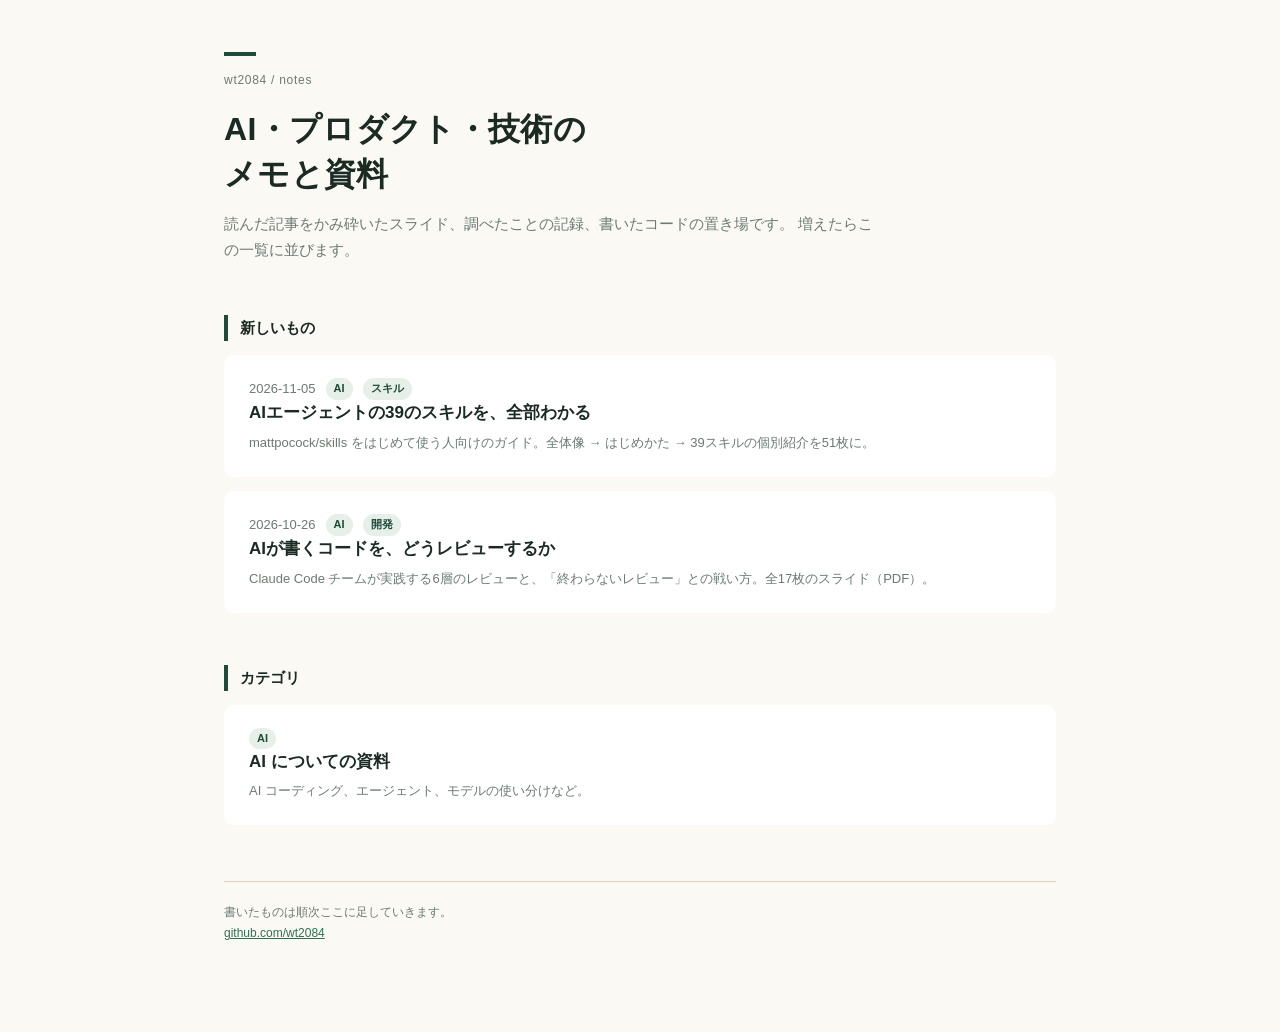
<file: index.html>
<!DOCTYPE html>
<html lang="ja">
<head>
<meta charset="utf-8">
<meta name="viewport" content="width=device-width, initial-scale=1">
<title>wt2084 — AI・プロダクト・技術のメモ</title>
<meta name="description" content="AI・プロダクトマネジメント・ソフトウェア技術について調べたこと、まとめたスライド、書いたコードの記録。">
<link rel="stylesheet" href="/assets/site.css">

<meta property="og:type" content="website">
<meta property="og:site_name" content="wt2084">
<meta property="og:title" content="wt2084 — AI・プロダクト・技術のメモ">
<meta property="og:description" content="AI・プロダクトマネジメント・技術について調べたこと、まとめたスライド、書いたコードの記録。">
<meta property="og:url" content="https://wt2084.github.io/">
<meta property="og:image" content="https://wt2084.github.io/ogp.png">
<meta name="twitter:card" content="summary_large_image">
<meta name="twitter:title" content="wt2084 — AI・プロダクト・技術のメモ">
<meta name="twitter:description" content="AI・プロダクトマネジメント・技術について調べたこと、まとめたスライド、書いたコードの記録。">
<meta name="twitter:image" content="https://wt2084.github.io/ogp.png">
</head>
<body>
<div class="wrap">

  <div class="bar"></div>
  <p class="kicker">wt2084  /  notes</p>

  <h1>AI・プロダクト・技術の<br>メモと資料</h1>

  <p class="lead">
    読んだ記事をかみ砕いたスライド、調べたことの記録、書いたコードの置き場です。
    増えたらこの一覧に並びます。
  </p>

  <h2>新しいもの</h2>
  <ul class="list">

    <li>
      <a class="item" href="/ai/mattpocock-skills-2026-11/">
        <p class="meta"><span>2026-11-05</span><span class="tag">AI</span><span class="tag">スキル</span></p>
        <h3>AIエージェントの39のスキルを、全部わかる</h3>
        <p>mattpocock/skills をはじめて使う人向けのガイド。全体像 → はじめかた → 39スキルの個別紹介を51枚に。</p>
      </a>
    </li>

    <li>
      <a class="item" href="/ai/code-review-2026-10/">
        <p class="meta"><span>2026-10-26</span><span class="tag">AI</span><span class="tag">開発</span></p>
        <h3>AIが書くコードを、どうレビューするか</h3>
        <p>Claude Code チームが実践する6層のレビューと、「終わらないレビュー」との戦い方。全17枚のスライド（PDF）。</p>
      </a>
    </li>

  </ul>

  <h2>カテゴリ</h2>
  <ul class="list">
    <li>
      <a class="item" href="/ai/">
        <p class="meta"><span class="tag">AI</span></p>
        <h3>AI についての資料</h3>
        <p>AI コーディング、エージェント、モデルの使い分けなど。</p>
      </a>
    </li>
  </ul>

  <footer>
    書いたものは順次ここに足していきます。<br>
    <a href="https://github.com/wt2084">github.com/wt2084</a>
  </footer>

</div>
</body>
</html>
</file>
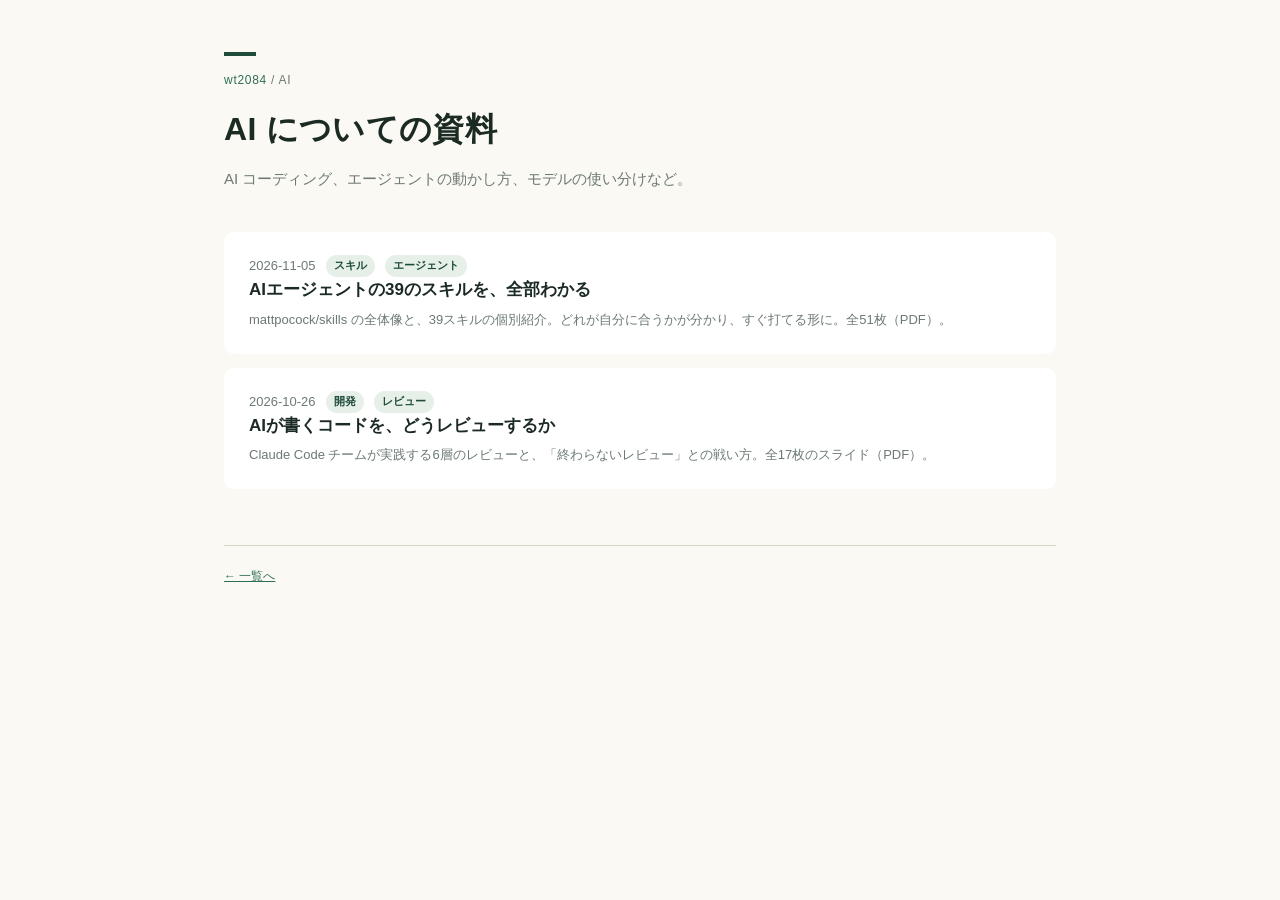
<file: ai/index.html>
<!DOCTYPE html>
<html lang="ja">
<head>
<meta charset="utf-8">
<meta name="viewport" content="width=device-width, initial-scale=1">
<title>AI についての資料 — wt2084</title>
<meta name="description" content="AI コーディング、エージェント、モデルの使い分けについてまとめた資料と記事。">
<link rel="stylesheet" href="/assets/site.css">

<meta property="og:type" content="website">
<meta property="og:site_name" content="wt2084">
<meta property="og:title" content="AI についての資料 — wt2084">
<meta property="og:description" content="AI コーディング、エージェント、モデルの使い分けについてまとめた資料と記事。">
<meta property="og:url" content="https://wt2084.github.io/ai/">
<meta property="og:image" content="https://wt2084.github.io/ogp.png">
<meta name="twitter:card" content="summary_large_image">
<meta name="twitter:image" content="https://wt2084.github.io/ogp.png">
</head>
<body>
<div class="wrap">

  <div class="bar"></div>
  <p class="kicker"><a href="/" style="text-decoration:none">wt2084</a>  /  AI</p>

  <h1>AI についての資料</h1>

  <p class="lead">
    AI コーディング、エージェントの動かし方、モデルの使い分けなど。
  </p>

  <ul class="list">
    <li>
      <a class="item" href="/ai/mattpocock-skills-2026-11/">
        <p class="meta"><span>2026-11-05</span><span class="tag">スキル</span><span class="tag">エージェント</span></p>
        <h3>AIエージェントの39のスキルを、全部わかる</h3>
        <p>mattpocock/skills の全体像と、39スキルの個別紹介。どれが自分に合うかが分かり、すぐ打てる形に。全51枚（PDF）。</p>
      </a>
    </li>
    <li>
      <a class="item" href="/ai/code-review-2026-10/">
        <p class="meta"><span>2026-10-26</span><span class="tag">開発</span><span class="tag">レビュー</span></p>
        <h3>AIが書くコードを、どうレビューするか</h3>
        <p>Claude Code チームが実践する6層のレビューと、「終わらないレビュー」との戦い方。全17枚のスライド（PDF）。</p>
      </a>
    </li>
  </ul>

  <footer>
    <a href="/">← 一覧へ</a>
  </footer>

</div>
</body>
</html>
</file>
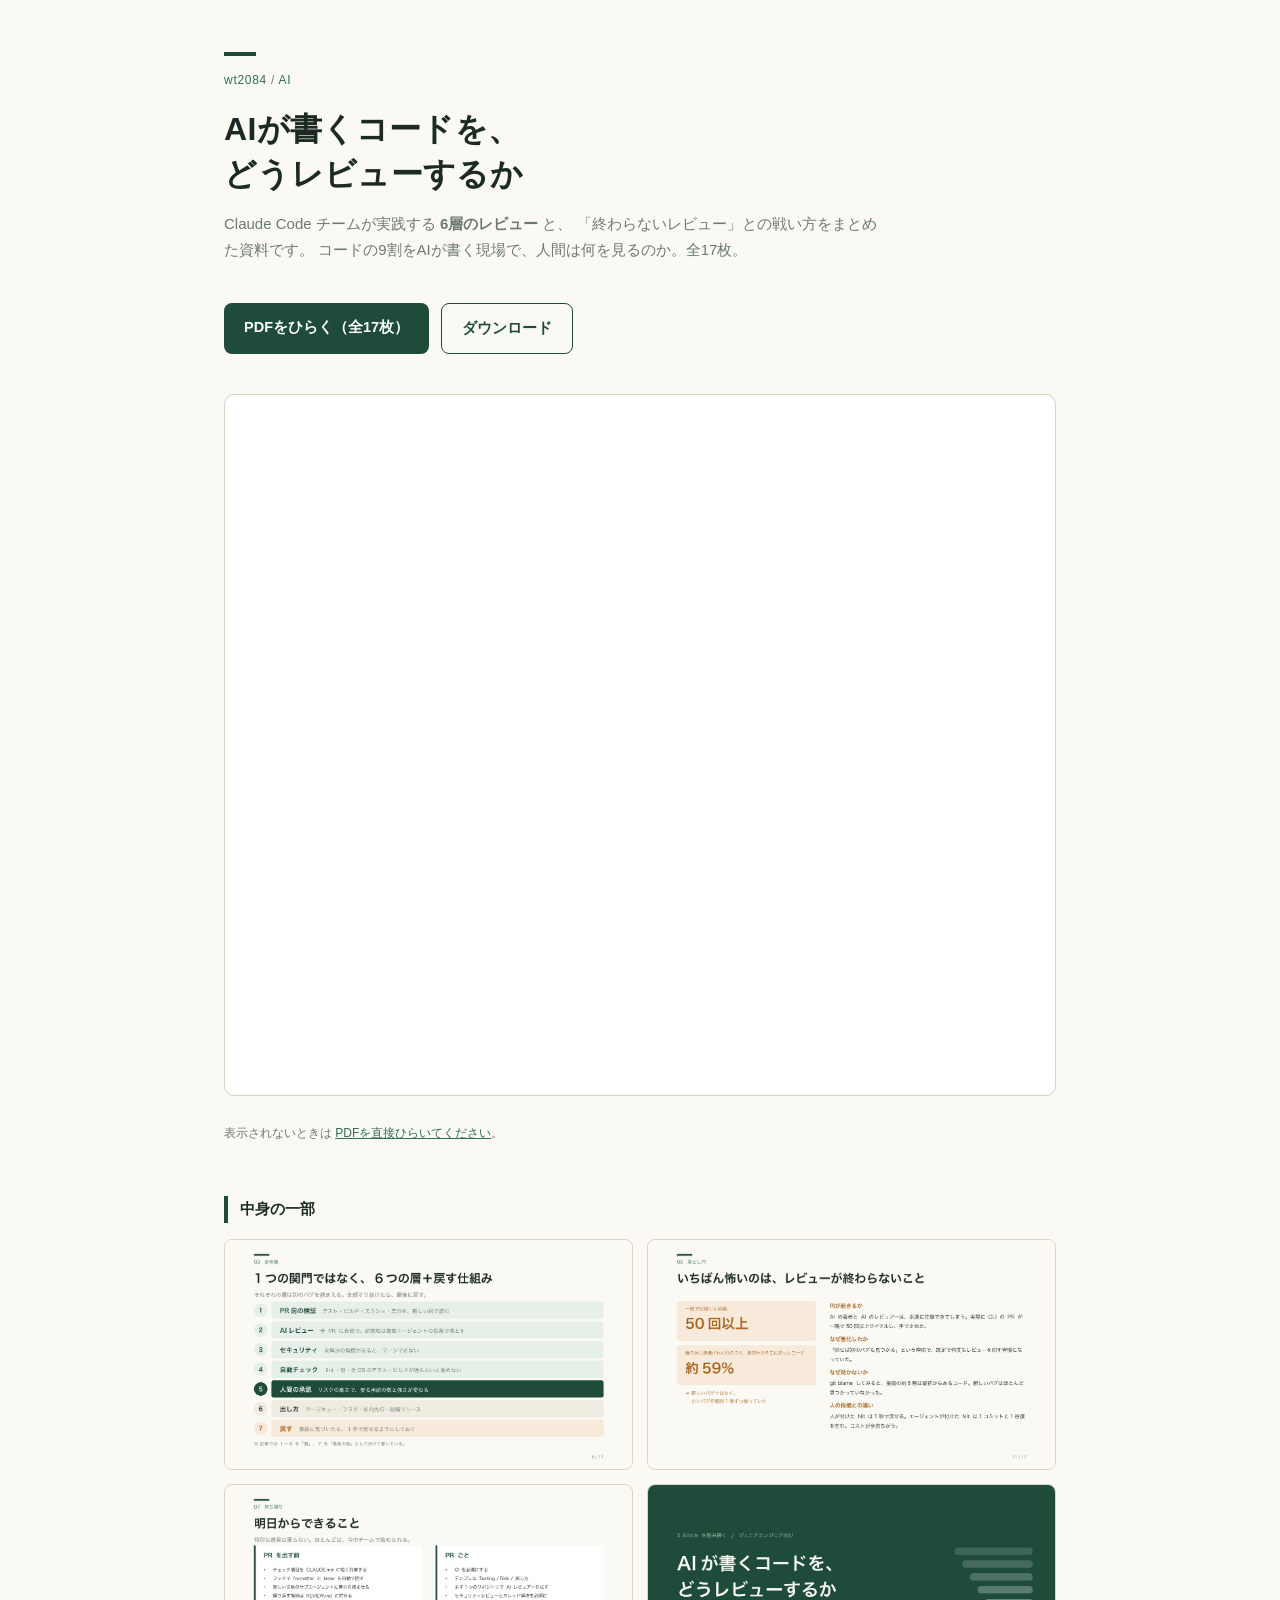
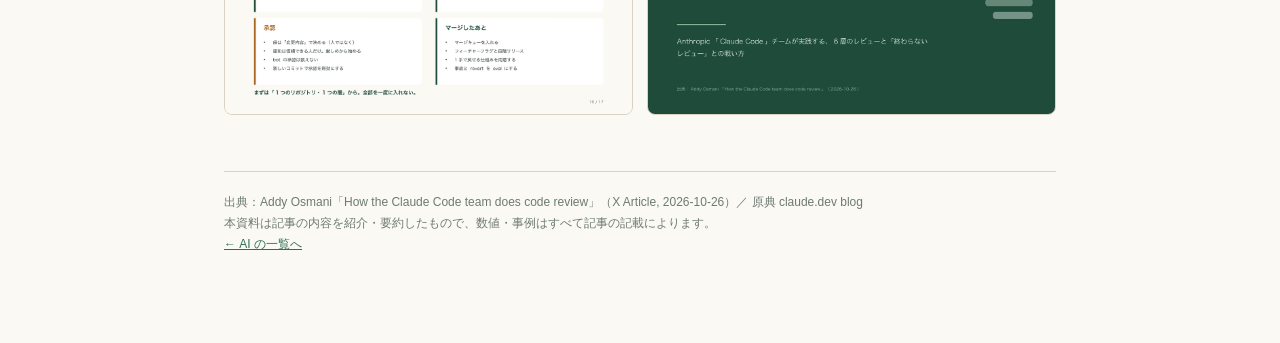
<file: ai/code-review-2026-10/index.html>
<!DOCTYPE html>
<html lang="ja">
<head>
<meta charset="utf-8">
<meta name="viewport" content="width=device-width, initial-scale=1">
<title>AIが書くコードを、どうレビューするか — wt2084</title>
<meta name="description" content="Claude Code チームが実践する6層のレビューと「終わらないレビュー」との戦い方を、ジュニア向けに17枚へまとめた資料です。">
<link rel="stylesheet" href="/assets/site.css">

<meta property="og:type" content="article">
<meta property="og:site_name" content="wt2084">
<meta property="og:title" content="AIが書くコードを、どうレビューするか">
<meta property="og:description" content="Claude Code チームの6層レビューと「終わらないレビュー」との戦い方を、ジュニア向けに17枚へ。">
<meta property="og:url" content="https://wt2084.github.io/ai/code-review-2026-10/">
<meta property="og:image" content="https://wt2084.github.io/ai/code-review-2026-10/ogp.png">
<meta name="twitter:card" content="summary_large_image">
<meta name="twitter:title" content="AIが書くコードを、どうレビューするか">
<meta name="twitter:description" content="Claude Code チームの6層レビューと「終わらないレビュー」との戦い方を、ジュニア向けに17枚へ。">
<meta name="twitter:image" content="https://wt2084.github.io/ai/code-review-2026-10/ogp.png">
</head>
<body>
<div class="wrap">

  <div class="bar"></div>
  <p class="kicker"><a href="/" style="text-decoration:none">wt2084</a>  /  <a href="/ai/" style="text-decoration:none">AI</a></p>

  <h1>AIが書くコードを、<br>どうレビューするか</h1>

  <p class="lead">
    Claude Code チームが実践する <strong>6層のレビュー</strong> と、
    「終わらないレビュー」との戦い方をまとめた資料です。
    コードの9割をAIが書く現場で、人間は何を見るのか。全17枚。
  </p>

  <div class="actions">
    <a class="btn" href="deck.pdf">PDFをひらく（全17枚）</a>
    <a class="btn ghost" href="deck.pdf" download>ダウンロード</a>
  </div>

  <iframe class="frame" src="deck.pdf#view=FitH" title="スライド資料（PDF）"></iframe>
  <p class="note">表示されないときは <a href="deck.pdf">PDFを直接ひらいてください</a>。</p>

  <h2>中身の一部</h2>
  <div class="shots">
    <img src="shot-layers.png" alt="6つの層と戻す仕組みのスライド" loading="lazy">
    <img src="shot-review.png" alt="レビューが終わらない問題のスライド" loading="lazy">
    <img src="shot-checklist.png" alt="明日からできることのスライド" loading="lazy">
    <img src="cover.png" alt="表紙のスライド" loading="lazy">
  </div>

  <footer>
    出典：Addy Osmani「How the Claude Code team does code review」（X Article, 2026-10-26）／ 原典 claude.dev blog<br>
    本資料は記事の内容を紹介・要約したもので、数値・事例はすべて記事の記載によります。<br>
    <a href="/ai/">← AI の一覧へ</a>
  </footer>

</div>
</body>
</html>
</file>
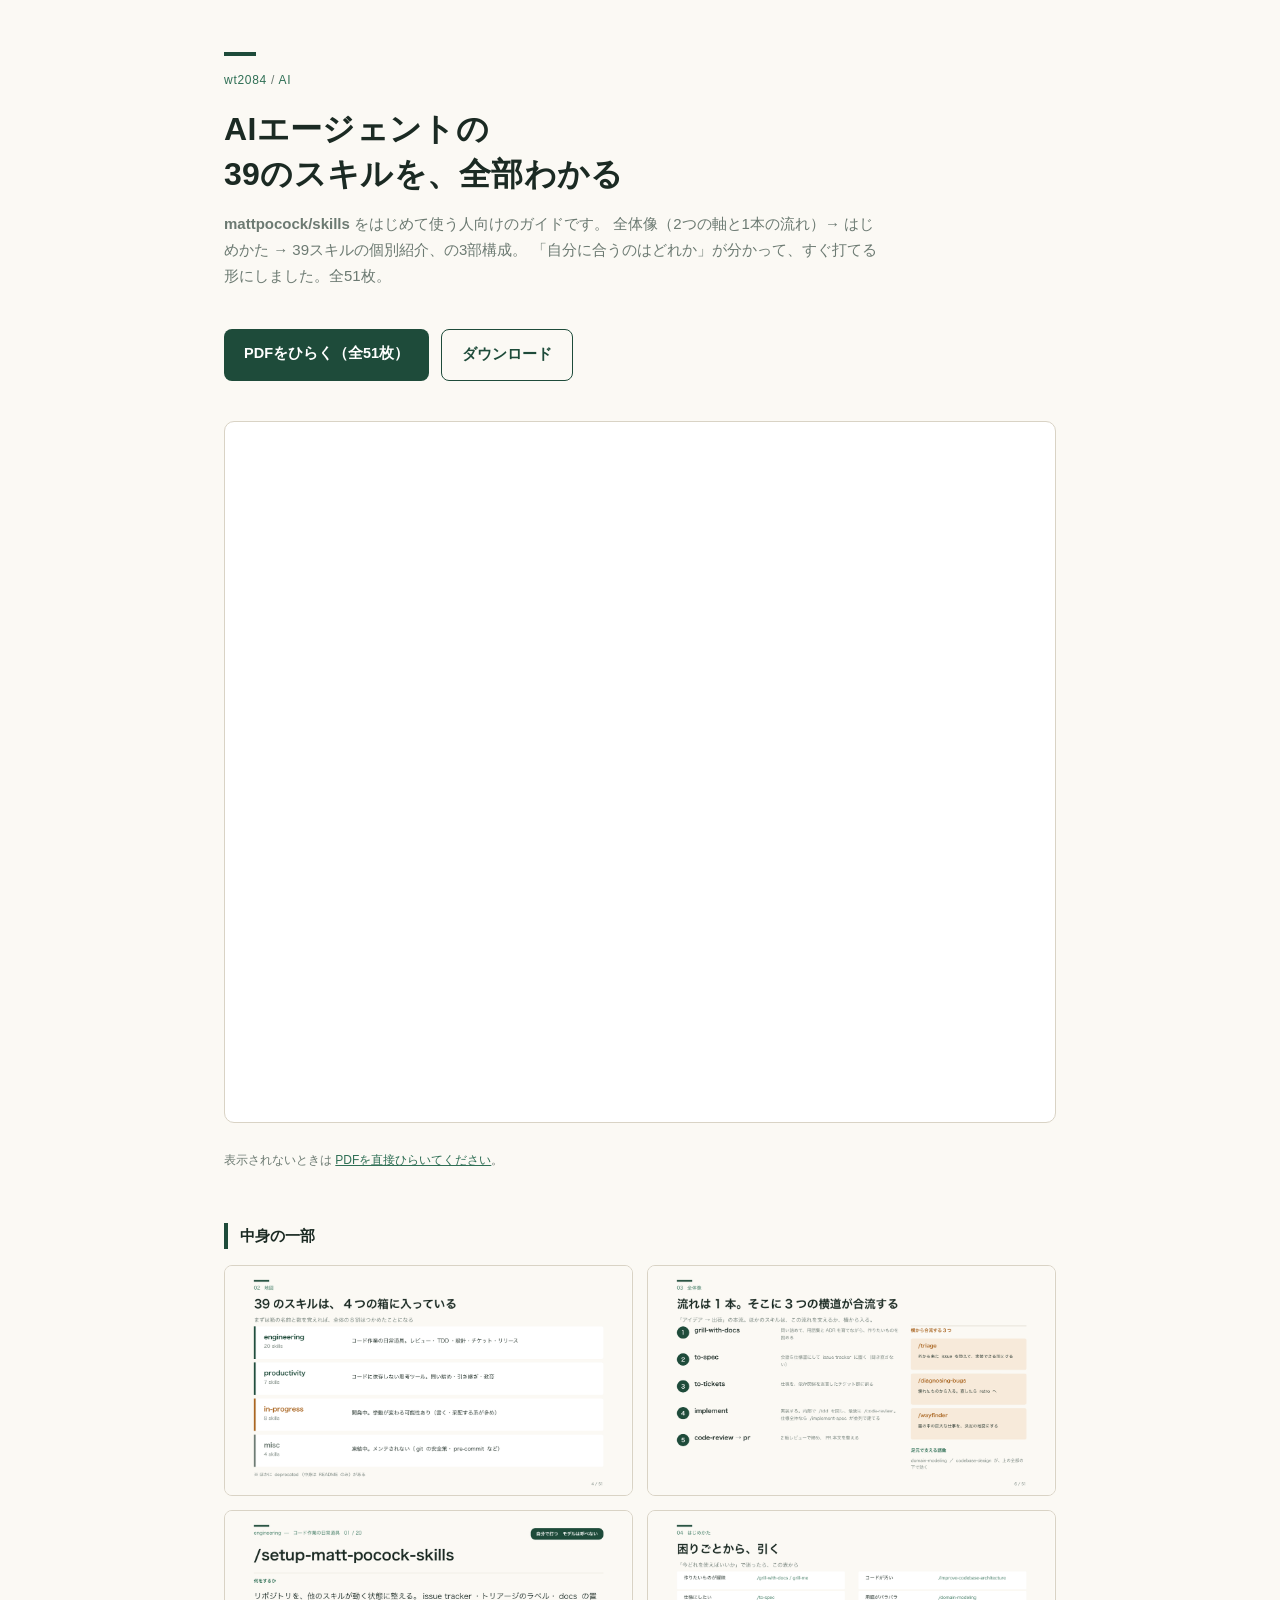
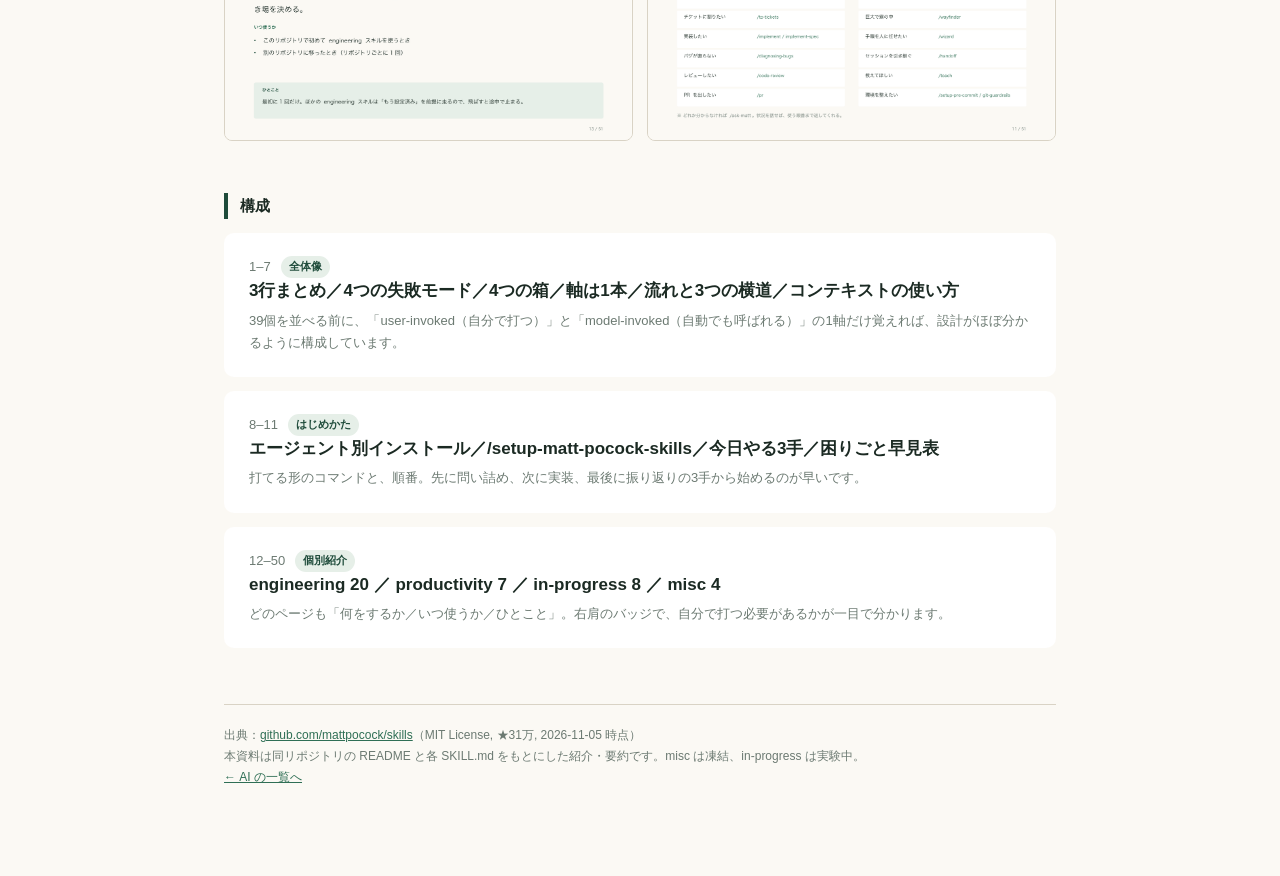
<file: ai/mattpocock-skills-2026-11/index.html>
<!DOCTYPE html>
<html lang="ja">
<head>
<meta charset="utf-8">
<meta name="viewport" content="width=device-width, initial-scale=1">
<title>AIエージェントの39のスキルを、全部わかる — wt2084</title>
<meta name="description" content="mattpocock/skills をはじめて使う人向けのガイド。全体像・はじめかた・39スキルの個別紹介を51枚にまとめた資料です。">
<link rel="stylesheet" href="/assets/site.css">

<meta property="og:type" content="article">
<meta property="og:site_name" content="wt2084">
<meta property="og:title" content="AIエージェントの39のスキルを、全部わかる">
<meta property="og:description" content="mattpocock/skills をはじめて使う人向け。全体像 → はじめかた → 39スキルの個別紹介を51枚に。">
<meta property="og:url" content="https://wt2084.github.io/ai/mattpocock-skills-2026-11/">
<meta property="og:image" content="https://wt2084.github.io/ai/mattpocock-skills-2026-11/ogp.png">
<meta name="twitter:card" content="summary_large_image">
<meta name="twitter:title" content="AIエージェントの39のスキルを、全部わかる">
<meta name="twitter:description" content="mattpocock/skills をはじめて使う人向け。全体像 → はじめかた → 39スキルの個別紹介を51枚に。">
<meta name="twitter:image" content="https://wt2084.github.io/ai/mattpocock-skills-2026-11/ogp.png">
</head>
<body>
<div class="wrap">

  <div class="bar"></div>
  <p class="kicker"><a href="/" style="text-decoration:none">wt2084</a>  /  <a href="/ai/" style="text-decoration:none">AI</a></p>

  <h1>AIエージェントの<br>39のスキルを、全部わかる</h1>

  <p class="lead">
    <strong>mattpocock/skills</strong> をはじめて使う人向けのガイドです。
    全体像（2つの軸と1本の流れ）→ はじめかた → 39スキルの個別紹介、の3部構成。
    「自分に合うのはどれか」が分かって、すぐ打てる形にしました。全51枚。
  </p>

  <div class="actions">
    <a class="btn" href="deck.pdf">PDFをひらく（全51枚）</a>
    <a class="btn ghost" href="deck.pdf" download>ダウンロード</a>
  </div>

  <iframe class="frame" src="deck.pdf#view=FitH" title="スライド資料（PDF）"></iframe>
  <p class="note">表示されないときは <a href="deck.pdf">PDFを直接ひらいてください</a>。</p>

  <h2>中身の一部</h2>
  <div class="shots">
    <img src="shot-map.png" alt="39スキルは4つの箱に入っている、のスライド" loading="lazy">
    <img src="shot-flow.png" alt="流れは1本。そこに3つの横道が合流する、のスライド" loading="lazy">
    <img src="shot-skill.png" alt="個別スキルページの例（setup-matt-pocock-skills）" loading="lazy">
    <img src="shot-table.png" alt="困りごとから引く早見表のスライド" loading="lazy">
  </div>

  <h2>構成</h2>
  <ul class="list">
    <li>
      <div class="item" style="cursor:default">
        <p class="meta"><span>1–7</span><span class="tag">全体像</span></p>
        <h3>3行まとめ／4つの失敗モード／4つの箱／軸は1本／流れと3つの横道／コンテキストの使い方</h3>
        <p>39個を並べる前に、「user-invoked（自分で打つ）」と「model-invoked（自動でも呼ばれる）」の1軸だけ覚えれば、設計がほぼ分かるように構成しています。</p>
      </div>
    </li>
    <li>
      <div class="item" style="cursor:default">
        <p class="meta"><span>8–11</span><span class="tag">はじめかた</span></p>
        <h3>エージェント別インストール／/setup-matt-pocock-skills／今日やる3手／困りごと早見表</h3>
        <p>打てる形のコマンドと、順番。先に問い詰め、次に実装、最後に振り返りの3手から始めるのが早いです。</p>
      </div>
    </li>
    <li>
      <div class="item" style="cursor:default">
        <p class="meta"><span>12–50</span><span class="tag">個別紹介</span></p>
        <h3>engineering 20 ／ productivity 7 ／ in-progress 8 ／ misc 4</h3>
        <p>どのページも「何をするか／いつ使うか／ひとこと」。右肩のバッジで、自分で打つ必要があるかが一目で分かります。</p>
      </div>
    </li>
  </ul>

  <footer>
    出典：<a href="https://github.com/mattpocock/skills">github.com/mattpocock/skills</a>（MIT License, ★31万, 2026-11-05 時点）<br>
    本資料は同リポジトリの README と各 SKILL.md をもとにした紹介・要約です。misc は凍結、in-progress は実験中。<br>
    <a href="/ai/">← AI の一覧へ</a>
  </footer>

</div>
</body>
</html>
</file>
<file: assets/site.css>
:root{
  --bg:#FBF9F4; --ink:#1B2A23; --muted:#6C7A72;
  --green:#1E4B3A; --green-mid:#2F6F55; --pale:#E6EFE8;
  --sand:#F1ECE1; --amber:#A9641F; --amber-pale:#F7EADA; --line:#D9D3C5;
}
*{box-sizing:border-box}
html{-webkit-text-size-adjust:100%}
body{
  margin:0; background:var(--bg); color:var(--ink);
  font-family:"ヒラギノ角ゴシック","Hiragino Sans","Noto Sans JP","Yu Gothic",sans-serif;
  line-height:1.75;
}
a{color:var(--green-mid)}
.wrap{max-width:880px; margin:0 auto; padding:52px 24px 88px}
.bar{width:32px;height:4px;background:var(--green);margin-bottom:14px}
.kicker{font-size:12px;color:var(--muted);letter-spacing:.06em;margin:0 0 16px;text-transform:none}
h1{font-size:32px;line-height:1.4;margin:0 0 14px;letter-spacing:.01em}
h1 a{color:inherit;text-decoration:none}
.lead{color:var(--muted);font-size:15px;margin:0 0 40px;max-width:44em}
h2{font-size:15px;margin:52px 0 14px;padding-left:12px;border-left:4px solid var(--green)}
.list{margin:0;padding:0;list-style:none}
.item{
  display:block;text-decoration:none;color:inherit;
  background:#fff;border-radius:10px;padding:22px 24px;margin-bottom:14px;
  border:1px solid transparent;transition:border-color .15s ease;
}
.item:hover{border-color:var(--green-mid)}
.meta{font-size:11.5px;color:var(--muted);margin:0 0 8px;display:flex;gap:10px;flex-wrap:wrap}
.tag{
  display:inline-block;padding:1px 8px;border-radius:999px;
  background:var(--pale);color:var(--green);font-size:11px;font-weight:600;
}
.tag.amber{background:var(--amber-pale);color:var(--amber)}
.item h3{font-size:17px;margin:0 0 6px;line-height:1.5}
.item p{margin:0;font-size:13px;color:var(--muted);line-height:1.7}
.empty{
  background:#fff;border-radius:10px;padding:26px 24px;
  color:var(--muted);font-size:13px;
}
.actions{display:flex;flex-wrap:wrap;gap:12px;margin:0 0 40px}
.btn{
  display:inline-block;padding:12px 20px;border-radius:8px;
  background:var(--green);color:#fff;text-decoration:none;font-size:14.5px;font-weight:600;
}
.btn.ghost{background:transparent;color:var(--green);border:1px solid var(--green)}
.frame{
  width:100%;height:78vh;min-height:420px;border:1px solid var(--line);
  border-radius:10px;background:#fff;
}
.shots{display:grid;grid-template-columns:1fr 1fr;gap:14px;margin-top:16px}
.shots img{width:100%;height:auto;display:block;border-radius:8px;border:1px solid var(--line)}
.note{font-size:12px;color:var(--muted);margin-top:18px}
footer{margin-top:56px;padding-top:20px;border-top:1px solid var(--line);color:var(--muted);font-size:12px}
footer a{color:var(--green-mid)}
@media (max-width:600px){
  .wrap{padding:34px 18px 64px}
  h1{font-size:23px}
  .shots{grid-template-columns:1fr}
  .frame{height:62vh}
  .item{padding:18px}
}
</file>
